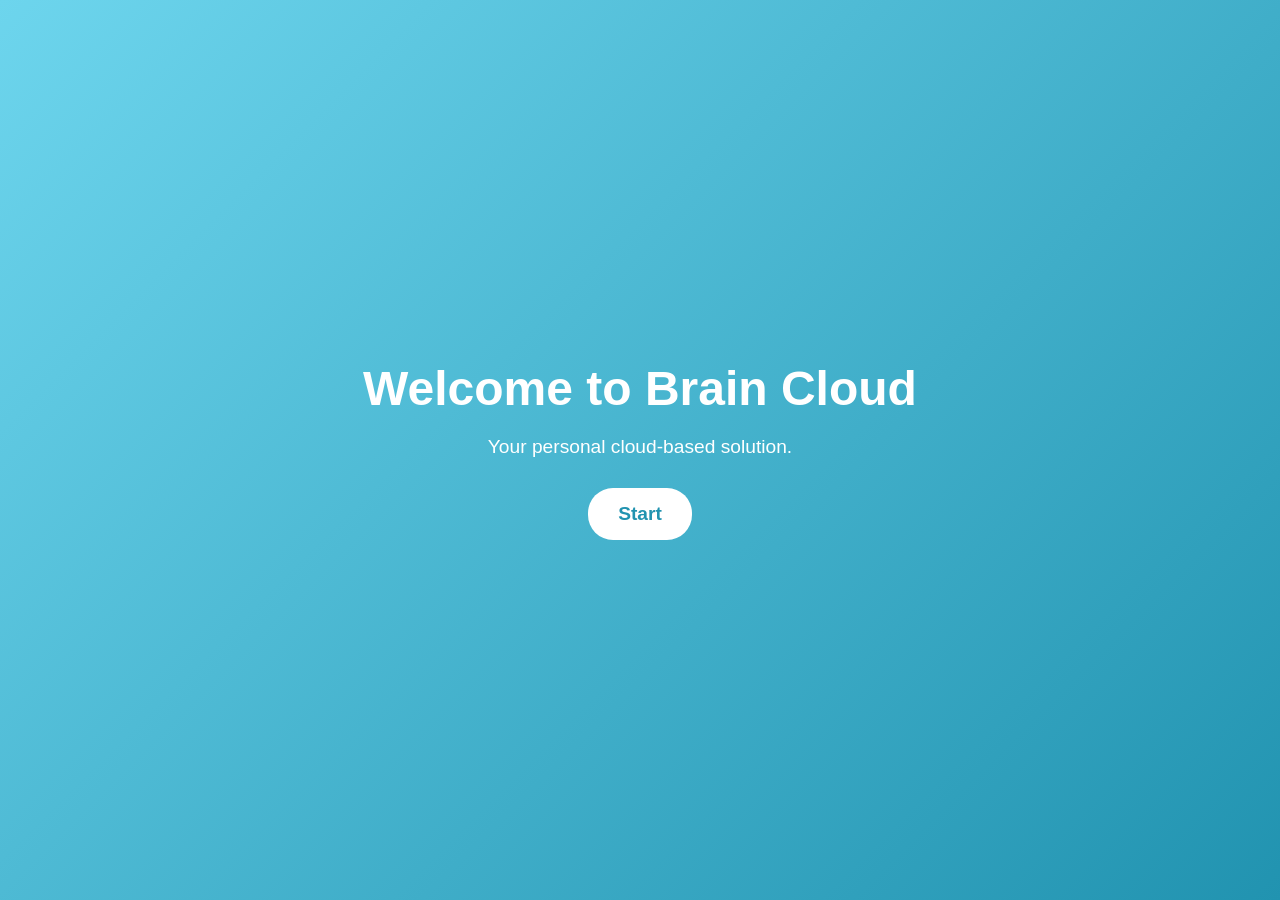
<file: www/index.html>
<!DOCTYPE html>
<html lang="en">
<head>
    <meta charset="UTF-8">
    <meta name="viewport" content="width=device-width, initial-scale=1.0">
    <title>Brain Cloud - Welcome</title>
    <link href="https://cdn.jsdelivr.net/npm/bootstrap-icons/font/bootstrap-icons.css" rel="stylesheet">
    <link href="css/login.css?v=1.1" rel="stylesheet">
    <style>
        body {
            font-family: Arial, sans-serif;
            text-align: center;
            display: flex;
            justify-content: center;
            align-items: center;
            height: 100vh;
            margin: 0;
            background: linear-gradient(135deg, #6dd5ed, #2193b0);
            color: white;
        }
        .container {
            text-align: center;
        }
        .container h1 {
            font-size: 3em;
            margin-bottom: 20px;
        }
        .container p {
            font-size: 1.2em;
            margin-bottom: 30px;
        }
        .start-btn {
            padding: 15px 30px;
            font-size: 1.2em;
            border: none;
            background-color: #ffffff;
            color: #2193b0;
            border-radius: 25px;
            cursor: pointer;
            transition: 0.3s;
        }
        .start-btn:hover {
            background-color: #2193b0;
            color: #ffffff;
        }
    </style>
</head>
<body>
    <div class="container">
        <h1>Welcome to Brain Cloud</h1>
        <p>Your personal cloud-based solution.</p>
        <button class="start-btn" onclick="navigateToLogin()">Start</button>
    </div>

    <script>
        function navigateToLogin() {
            window.location.href = "login.html"; // Redirect to the login page
        }
    </script>
</body>
</html>
</file>
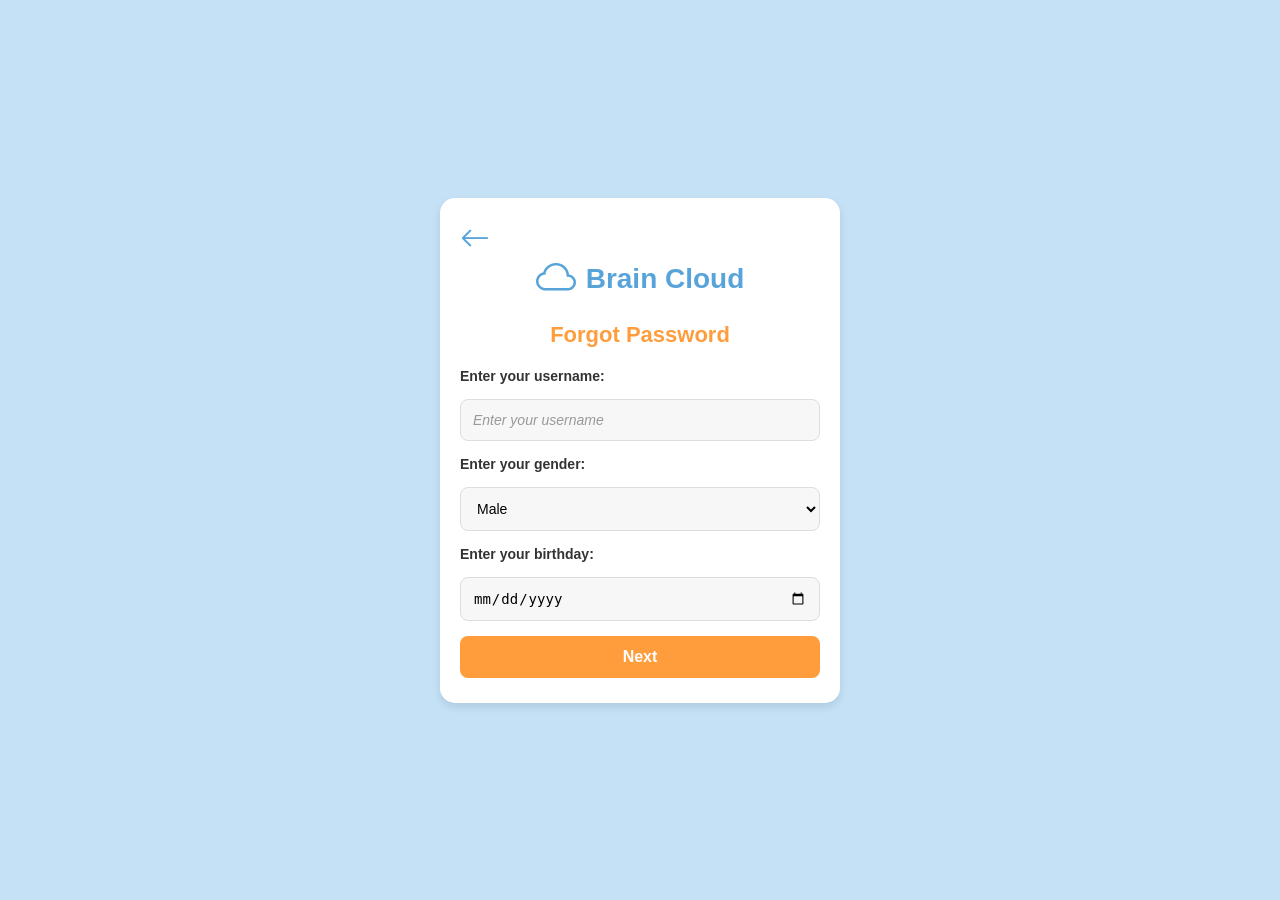
<file: www/forgot_password.html>
<!DOCTYPE html>
<html lang="en">
<head>
    <meta charset="UTF-8">
    <meta name="viewport" content="width=device-width, initial-scale=1.0">
    <title>Forgot Password</title>
    <link href="https://cdn.jsdelivr.net/npm/bootstrap-icons/font/bootstrap-icons.css" rel="stylesheet">
    <link rel="stylesheet" href="css/password.css?v=1.0">
</head>
<body>
    <div class="login-container">
        <a href="index.html" class="back-button">
            <i class="bi bi-arrow-left"></i> 
        </a>
        <div class="title-container">
            <i class="bi bi-cloud"></i>
            <h1>Brain Cloud</h1>
        </div>
        <h2>Forgot Password</h2>
        <form id="forgot-password-form">
            <label for="username">Enter your username:</label>
            <input type="text" id="username" name="username" placeholder="Enter your username" required>

            <label for="gender">Enter your gender:</label>
            <select id="gender" name="gender" required>
                <option value="male">Male</option>
                <option value="female">Female</option>
                <option value="other">Other</option>
            </select>

            <label for="birthday">Enter your birthday:</label>
            <input type="date" id="birthday" name="birthday" required>

            <button type="submit">Next</button>
        </form>
    </div>

    <script src="js/forgot_password.js"></script>
</body>
</html>
</file>
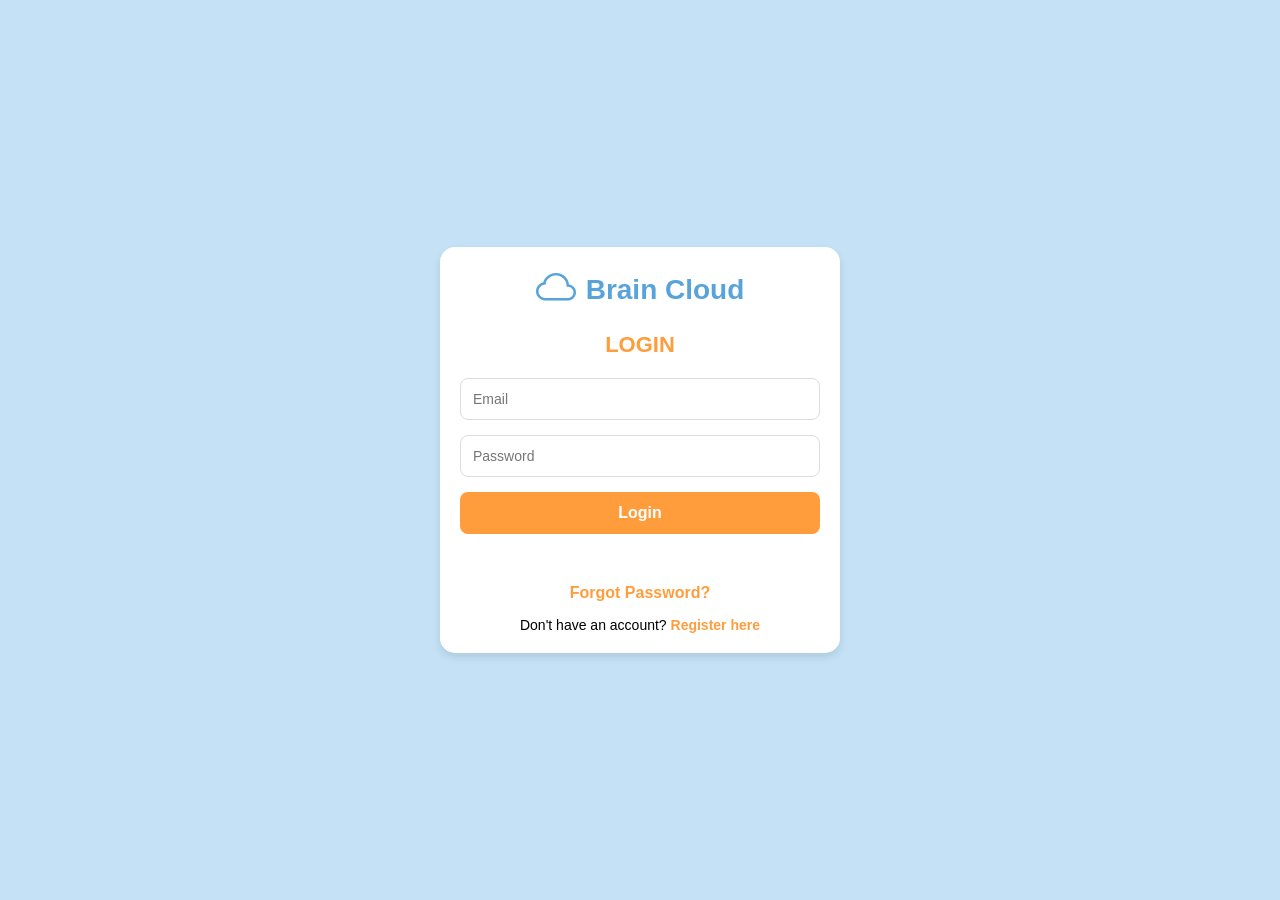
<file: www/login.html>
<!DOCTYPE html>
<html lang="en">
<head>
    <meta charset="UTF-8">
    <meta name="viewport" content="width=device-width, initial-scale=1.0">
    <title>Login</title>
    <link href="https://cdn.jsdelivr.net/npm/bootstrap-icons/font/bootstrap-icons.css" rel="stylesheet">
    <link rel="stylesheet" href="css/login.css">
</head>
<body>
    <div class="login-container">
        <div class="title-container">
            <i class="bi bi-cloud"></i>
            <h1>Brain Cloud</h1>
        </div>
        <h2>LOGIN</h2>
        <form id="loginForm">
            <input type="email" id="email" name="email" placeholder="Email" required>
            <input type="password" id="password" name="password" placeholder="Password" required>
            <button type="submit">Login</button>
            <p id="responseMessage"></p>
        </form>
        <div class="extra-links">
            <a href="forgot_password.html" class="forgot-password">Forgot Password?</a>
            <p>Don't have an account? <a href="register.html" class="register-link">Register here</a></p>
        </div>
    </div>
    <script src="js/login.js"></script>
</body>
</html>
</file>
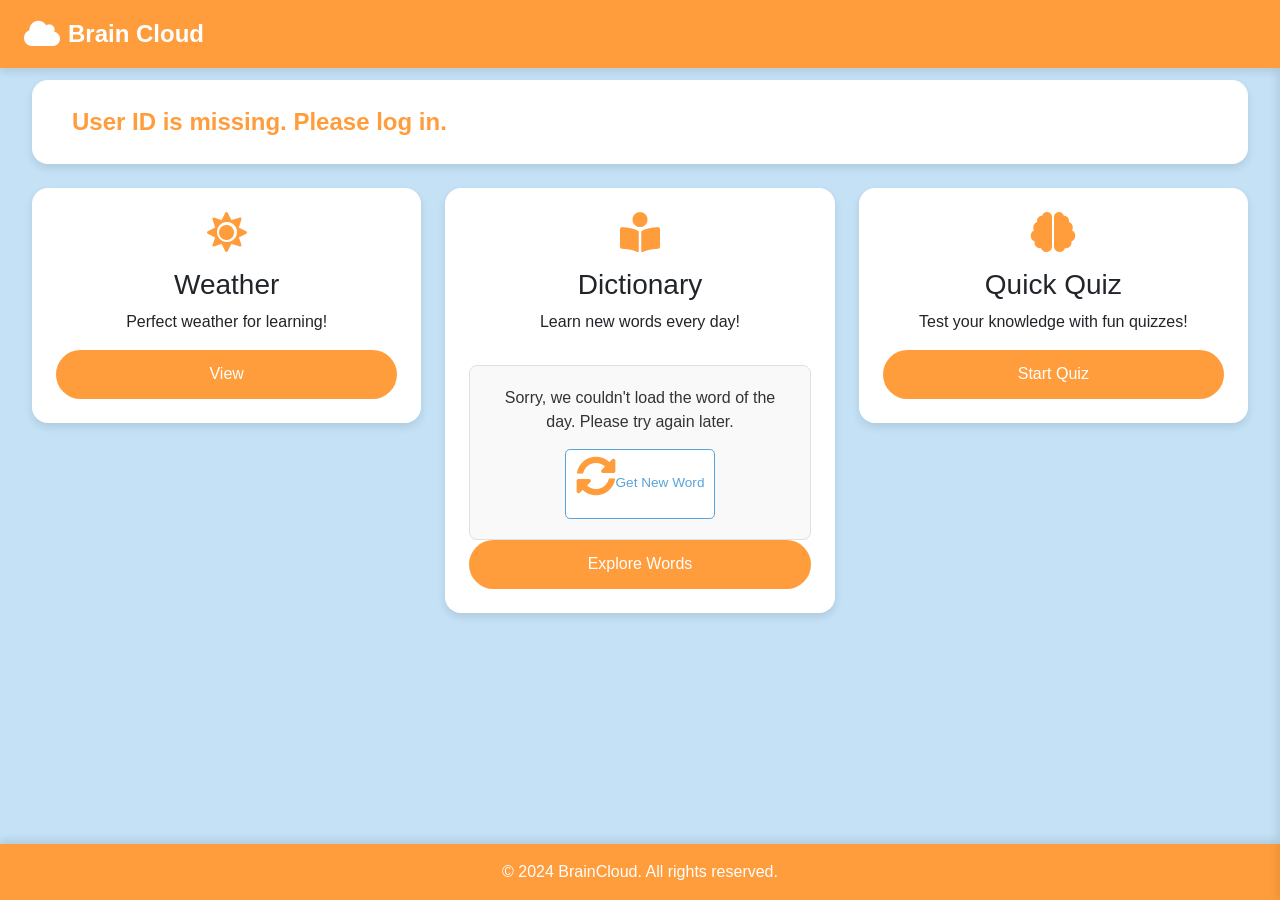
<file: www/mainPage.html>
<!DOCTYPE html>
<html lang="en">

<head>
    <meta charset="UTF-8">
    <meta name="viewport" content="width=device-width, initial-scale=1.0">
    <title>BrainCloud - Learning Made Fun!</title>

    <!-- Bootstrap -->
    <link href="https://cdnjs.cloudflare.com/ajax/libs/bootstrap/5.3.0/css/bootstrap.min.css" rel="stylesheet">

    <!-- Font Awesome -->
    <link href="https://cdnjs.cloudflare.com/ajax/libs/font-awesome/5.15.4/css/all.min.css" rel="stylesheet">

    <!-- Animate.css -->
    <link href="https://cdnjs.cloudflare.com/ajax/libs/animate.css/4.1.1/animate.min.css" rel="stylesheet">

    <!-- Custom CSS -->
    <link href="css/mainPage.css" rel="stylesheet">
</head>

<body>

    <header class="header">
        <div class="brand">
            <i class="fas fa-cloud"></i> Brain Cloud
        </div>
        <div class="toggle-nav" id="toggle-nav">
            <i class="fas fa-bars"></i>
        </div>
    </header>

    <nav class="left-nav" id="left-nav">
        <div class="brand-section">
            <h1><i class="fas fa-cloud"></i> BrainCloud</h1>
        </div>
        <div class="nav-links">
            <a href="mainPage.html"><i class="fas fa-home"></i>Dashboard</a>
            <a href="forecast.html"><i class="fas fa-sun"></i>Weather Forecast</a>
            <a href="dictionary.html"><i class="fas fa-book"></i>Dictionary</a>
            <a href="quiz.html"><i class="fas fa-gamepad"></i>Quiz</a>
            <a href="recent_activities.html"><i class="fas fa-road"></i>Recent Activities</a>
            <a href="profile.html"><i class="fas fa-user-astronaut"></i>Profile</a>
            <a id="logout-btn"><i class="fas fa-sign-out-alt"></i>Logout</a>
        </div>
    </nav>
    
    <div class="main-content">
        <div class="row">
            <!-- Greeting Card -->
            <div class="col-md-12">
                <div class="card greeting-card animate__animated animate__bounceIn">
                    <div class="card-body">
                        <div class="d-flex align-items-center">
                            <span id="greeting-text" class="ms-3 fs-4 fw-bold">
                                <!-- Greeting message will be inserted here -->
                            </span>
                        </div>
                    </div>
                </div>
            </div>

            <!-- Weather Card -->
            <div class="col-md-4">
                <div class="card weather-card animate__animated animate__fadeInUp">
                    <i class="fas fa-sun"></i>
                    <h3>Weather</h3>
                    <p>Perfect weather for learning!</p>
                    <button class="btn btn-custom" onclick="location.href='forecast.html'">View</button>
                </div>
            </div>

            <!-- Dictionary Card -->
            <div class="col-md-4">
                <div class="card feature-card animate__animated animate__fadeInUp">
                    <i class="fas fa-book-reader"></i>
                    <h3>Dictionary</h3>
                    <p>Learn new words every day!</p>
                    <div class="word-card">
                        <div id="wordContent">
                            <div class="loading">Loading word of the day...</div>
                        </div>
                        <button class="refresh-btn" onclick="fetchWord()">
                            <i class="fas fa-sync-alt"></i> Get New Word
                        </button>
                    </div>                
                    <button class="btn btn-custom" onclick="location.href='dictionary.html'">Explore Words</button>
                </div>
            </div>

            <!-- Quiz Card -->
            <div class="col-md-4">
                <div class="card feature-card animate__animated animate__fadeInUp">
                    <i class="fas fa-brain"></i>
                    <h3>Quick Quiz</h3>
                    <p>Test your knowledge with fun quizzes!</p>
                    <button class="btn btn-custom" onclick="location.href='quiz.html'">Start Quiz</button>
                </div>
            </div>
        </div>
    </div>

    <script src="js/mainPage.js"></script>

    <footer class="footer">
        <div class="container text-center">
            <p class="mb-0">&copy; 2024 BrainCloud. All rights reserved.</p>
        </div>
    </footer>

</body>

</html>
</file>
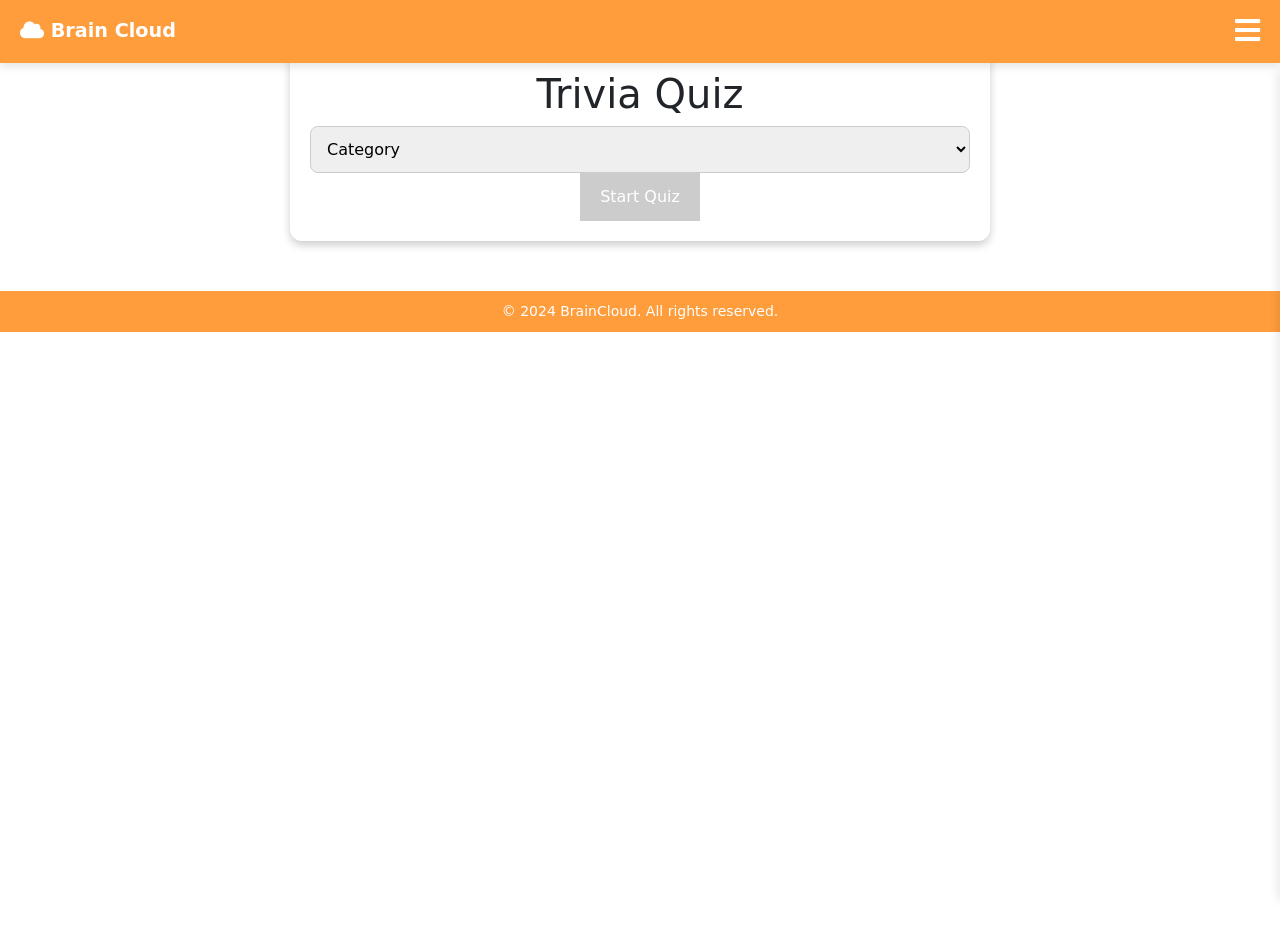
<file: www/quiz.html>
<!DOCTYPE html>
<html lang="en">
<head>
  <meta charset="UTF-8">
  <meta name="viewport" content="width=device-width, initial-scale=1.0">
  <title>Trivia Quiz</title>
  <link rel="stylesheet" href="css/quiz.css">
  <!-- Bootstrap -->
   <link href="https://cdnjs.cloudflare.com/ajax/libs/bootstrap/5.3.0/css/bootstrap.min.css" rel="stylesheet">

   <!-- Font Awesome -->
   <link href="https://cdnjs.cloudflare.com/ajax/libs/font-awesome/5.15.4/css/all.min.css" rel="stylesheet">

   <!-- Animate.css -->
   <link href="https://cdnjs.cloudflare.com/ajax/libs/animate.css/4.1.1/animate.min.css" rel="stylesheet">

</head>
<body>
  <div id="app">

    <header class="header">
      <div class="brand">
          <i class="fas fa-cloud"></i> Brain Cloud
      </div>
      <div class="toggle-nav" id="toggle-nav">
          <i class="fas fa-bars"></i>
      </div>
  </header>

  <nav class="left-nav" id="left-nav">
    <div class="nav-links">
        <a href="mainPage.html"><i class="fas fa-home"></i>Dashboard</a>
        <a href="forecast.html"><i class="fas fa-sun"></i>Weather Forecast</a>
        <a href="dictionary.html"><i class="fas fa-book"></i>Dictionary</a>
        <a href="quiz.html"><i class="fas fa-gamepad"></i>Quiz</a>
        <a href="recent_activities.html"><i class="fas fa-road"></i>Recent Activities</a>
        <a href="profile.html"><i class="fas fa-user-astronaut"></i>Profile</a>
        <a id="logout-btn"><i class="fas fa-sign-out-alt"></i>Logout</a>
    </div>
</nav>
    
    <!-- Category Selection -->
    <div class="quiz-container" id="category-section">
      <h1>Trivia Quiz</h1>
      <select id="category-select">
        <option value="" disabled selected>Category</option>
        <option value="9">General Knowledge</option>
        <option value="21">Sports</option>
        <option value="23">History</option>
        <option value="17">Science & Nature</option>
      </select>
      <button id="start-btn" onclick="startQuiz()" disabled>Start Quiz</button>
    </div>

    <!-- Quiz Section -->
    <div class="quiz-container" id="quiz-section" style="display: none;">
      <h1>Question</h1>
      <p id="question"></p>
      <div class="options-container" id="options-container"></div>
      <p id="score"></p>
      <button id="next-btn" disabled>Next</button>
      <p id="progress"></p>
    </div>
    
    <!-- Result Section -->
  <div class="quiz-container" id="result-section" style="display: none;">
  <h1 id="result-title"></h1>
  <p id="result-message"></p>
  <button onclick="resetQuiz()">Play Again</button>
  <button onclick="goToAnalysis()">View Analysis</button>
</div>

  </div>
  <script src="js/quiz.js"></script>
</body>

<footer class="footer">
        <div class="container text-center">
            <p class="mb-0">&copy; 2024 BrainCloud. All rights reserved.</p>
        </div>
    </footer>
</html>
</file>
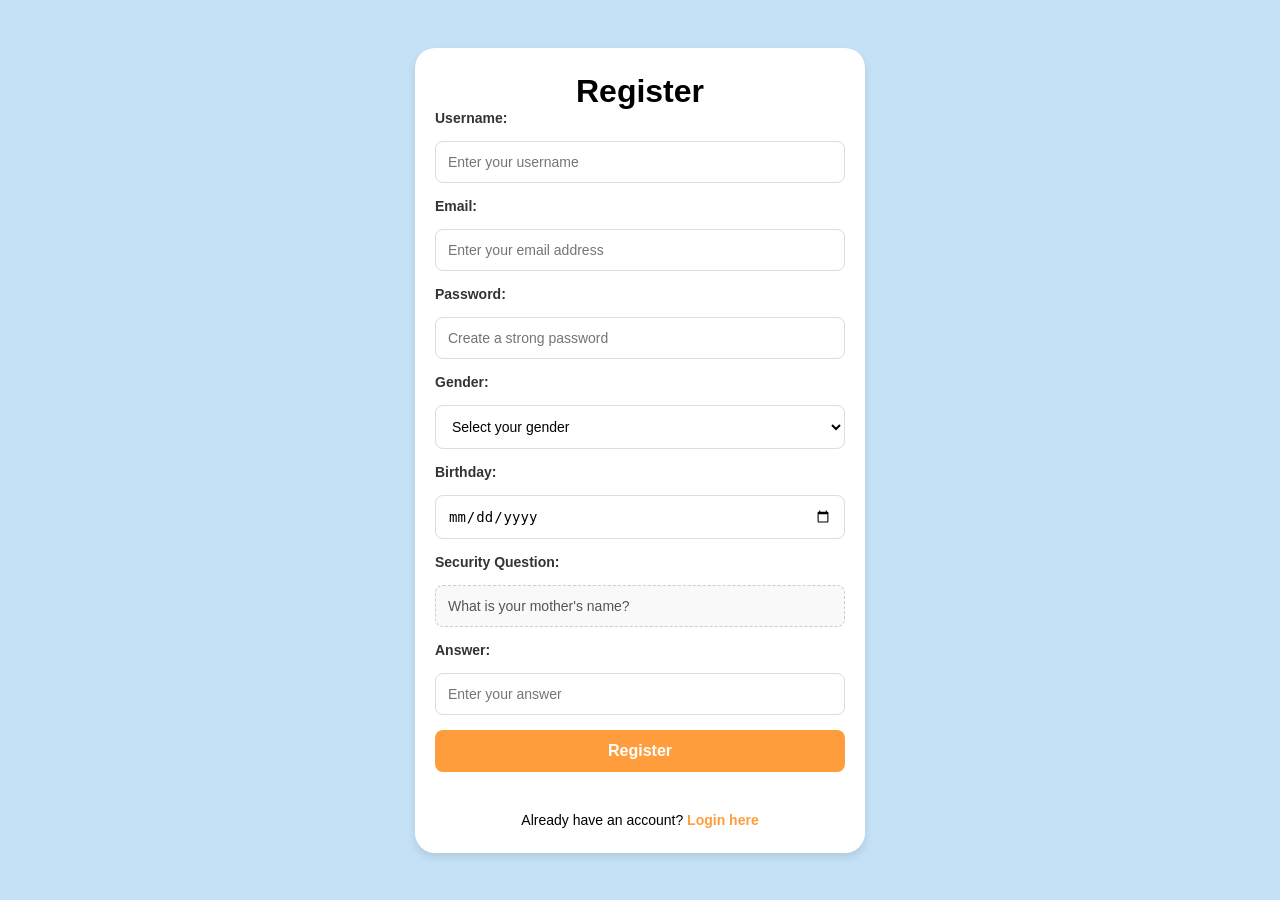
<file: www/register.html>
<!DOCTYPE html>
<html lang="en">
<head>
    <meta charset="UTF-8">
    <meta name="viewport" content="width=device-width, initial-scale=1.0">
    <title>Register</title>
    <link rel="stylesheet" href="css/style.css">
</head>
<body>
    <div class="register-container">
        <h1>Register</h1>

        <!-- Display any error message -->
        <div id="error-message" class="error"></div>

        <!-- Registration form -->
        <form id="registerForm">
            <label for="username">Username:</label>
            <input type="text" id="username" name="username" placeholder="Enter your username" required>

            <label for="email">Email:</label>
            <input type="email" id="email" name="email" placeholder="Enter your email address" required>

            <label for="password">Password:</label>
            <input type="password" id="password" name="password" placeholder="Create a strong password" required>

            <label for="gender">Gender:</label>
            <select id="gender" name="gender" required>
                <option value="" disabled selected>Select your gender</option>
                <option value="male">Male</option>
                <option value="female">Female</option>
                <option value="other">Other</option>
            </select>

            <label for="birthday">Birthday:</label>
            <input type="date" id="birthday" name="birthday" required>

            <label for="security_question">Security Question:</label>
            <input type="text" id="security_question" name="security_question" value="What is your mother's name?" readonly>

            <label for="security_answer">Answer:</label>
            <input type="text" id="security_answer" name="security_answer" placeholder="Enter your answer" required>

            <button type="submit">Register</button>

            <div id="message-container" style="margin-top: 10px;"></div>

        </form>

        <p>Already have an account? <a href="login.html">Login here</a></p>
    </div>

    <script src="js/register.js"></script>
</body>
</html>
</file>
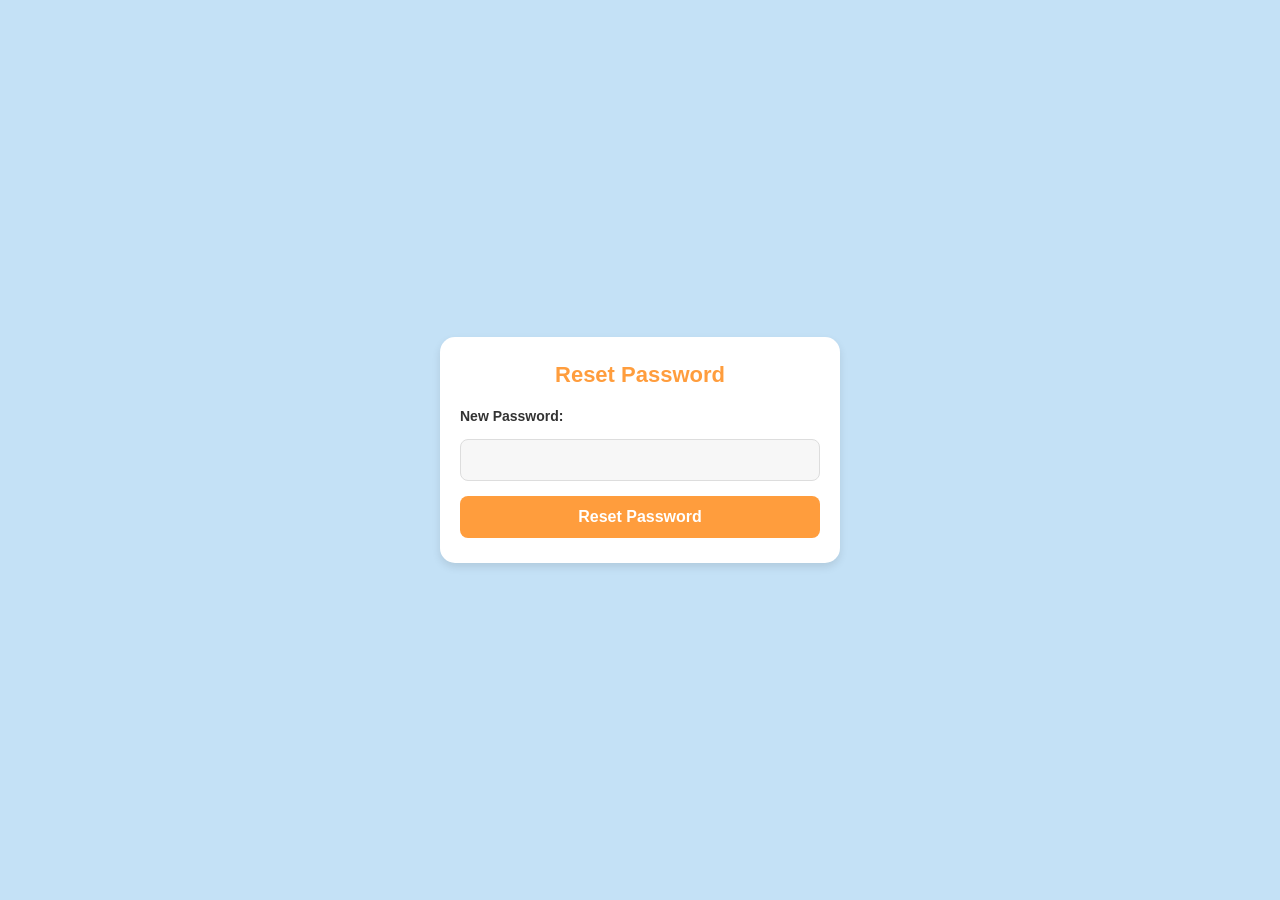
<file: www/reset_password.html>
<!DOCTYPE html>
<html lang="en">
<head>
    <meta charset="UTF-8">
    <meta name="viewport" content="width=device-width, initial-scale=1.0">
    <title>Reset Password</title>
    <link href="https://cdn.jsdelivr.net/npm/bootstrap-icons/font/bootstrap-icons.css" rel="stylesheet">
    <link rel="stylesheet" href="css/password.css?v=1.0">
</head>
<body>
    <div class="login-container">
        <h2>Reset Password</h2>
        <form id="reset-password-form">
            <label for="password">New Password:</label>
            <input type="password" id="password" name="password" required>

            <button type="submit">Reset Password</button>
        </form>
    </div>

    <script src="js/reset_password.js"></script>
</body>
</html>
</file>
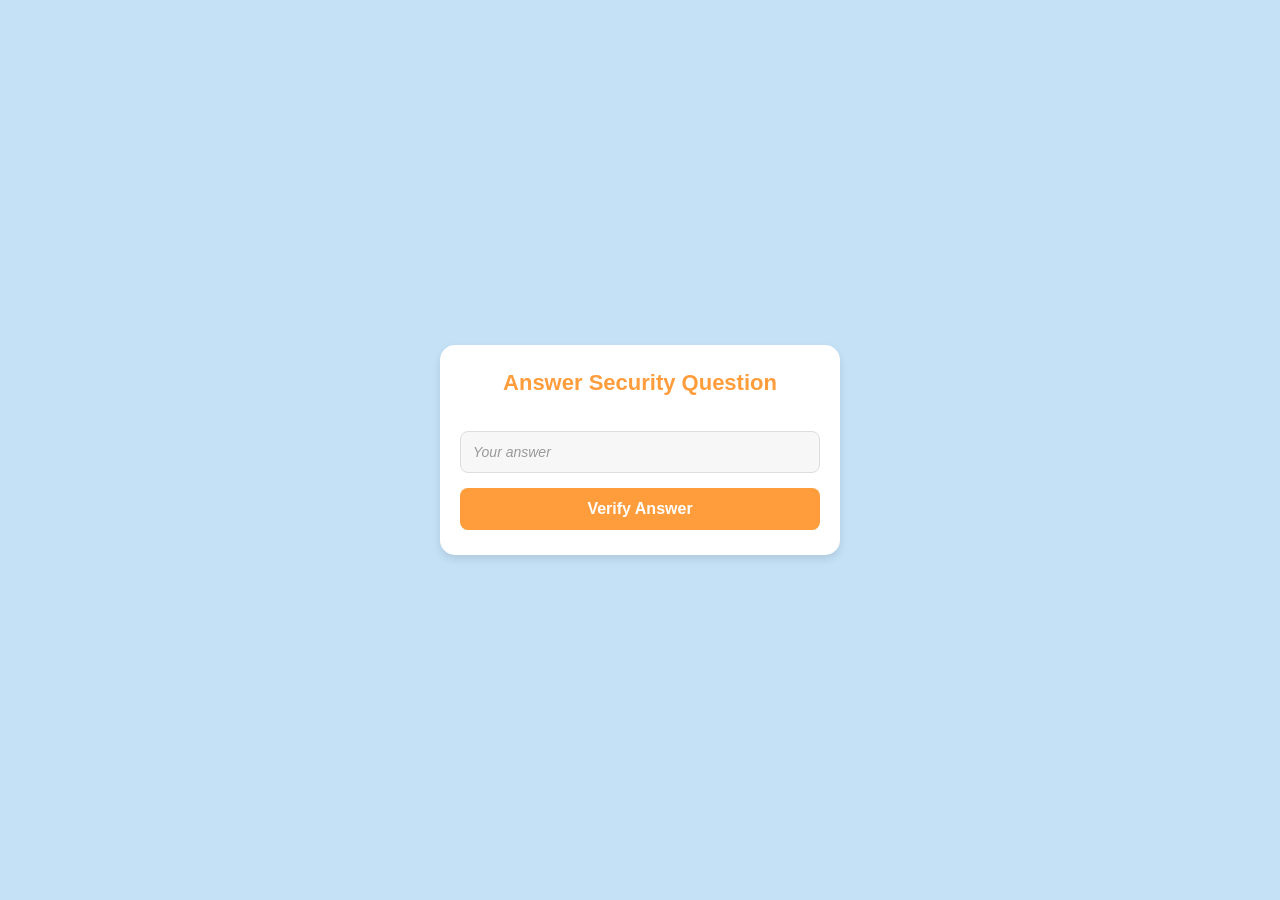
<file: www/security_question.html>
<!DOCTYPE html>
<html lang="en">
<head>
    <meta charset="UTF-8">
    <meta name="viewport" content="width=device-width, initial-scale=1.0">
    <title>Security Question</title>
    <link href="https://cdn.jsdelivr.net/npm/bootstrap-icons/font/bootstrap-icons.css" rel="stylesheet">
    <link rel="stylesheet" href="css/password.css?v=1.0">
</head>
<body>
    <div class="login-container">
        <h2>Answer Security Question</h2>
        <form id="security-question-form">
            <label id="security-question-label"></label>
            <input type="text" id="security-answer" placeholder="Your answer" required />
            <button type="submit">Verify Answer</button>
        </form>
    </div>

    <script src="js/security_question.js"></script>
</body>
</html>
</file>
<file: www/css/login.css>
* {
    margin: 0;
    padding: 0;
    box-sizing: border-box;
}

body {
    font-family: 'Arial', sans-serif;
    background-color: #C4E1F6;
    display: flex;
    justify-content: center;
    align-items: center;
    min-height: 100vh;
}

.login-container {
    width: 100%;
    max-width: 400px;
    background-color: white;
    border-radius: 15px;
    box-shadow: 0 4px 8px rgba(0, 0, 0, 0.1);
    padding: 20px;
    text-align: center;
    animation: fadeIn 0.5s ease-in-out;
}

.title-container {
    display: flex;
    align-items: center;
    justify-content: center;
    gap: 10px;
    margin-bottom: 20px;
}

.title-container i {
    font-size: 40px;
    color: #58a4da;
}

.title-container h1 {
    font-size: 28px;
    font-weight: bold;
    color: #58a4da;
    margin: 0;
}

h2 {
    font-size: 22px;
    font-weight: bold;
    margin: 10px 0 20px;
    color: #FF9D3D;
}

form {
    display: flex;
    flex-direction: column;
    gap: 15px;
    text-align: left;
}

label {
    font-size: 14px;
    color: #333;
    font-weight: bold;
}

input[type="email"], 
input[type="password"] {
    width: 100%;
    padding: 12px;
    font-size: 14px;
    border: 1px solid #ddd;
    border-radius: 8px;
    outline: none;
    transition: all 0.3s ease;
}

button {
    padding: 12px;
    font-size: 16px;
    font-weight: bold;
    color: white;
    background: #FF9D3D;
    border: none;
    border-radius: 8px;
    cursor: pointer;
    transition: transform 0.2s ease, background 0.3s ease;
}

button:hover {
    background: #FFBD73;
    transform: scale(1.05);
}

/* Updated styles for links */
.extra-links{
    text-align: center;
    margin-top: 20px;
}

p {
    font-size: 14px;
    margin-top: 15px;
    text-align: center; /* Center the text */
}

p a {
    color: #FF9D3D;
    text-decoration: none;
    font-weight: bold;
    transition: color 0.3s ease;
}

p a:hover {
    color: #FFBD73;
}

.forgot-password {
    color: #FF9D3D;
    text-decoration: none; /* Removes underline */
    font-weight: bold;
    transition: color 0.3s ease;
}

.forgot-password:hover {
    color: #FFBD73;
}


.error {
    color: #ff0000;
    background: #ffe6e6;
    padding: 10px;
    border-radius: 5px;
    margin-bottom: 15px;
    display: none;
}

.error.show {
    display: block;
}

@media screen and (max-width: 768px) {
    .login-container {
        width: 90%;
        padding: 15px;
    }
    
    .title-container i {
        font-size: 30px;
    }
    
    .title-container h1 {
        font-size: 24px;
    }
    
    h2 {
        font-size: 20px;
    }
    
    button {
        padding: 10px;
        font-size: 14px;
    }
}

@keyframes fadeIn {
    from {
        opacity: 0;
        transform: translateY(-10px);
    }
    to {
        opacity: 1;
        transform: translateY(0);
    }
}
</file>
<file: www/css/password.css>
/* General Reset */
* {
    margin: 0;
    padding: 0;
    box-sizing: border-box;
}

body {
    font-family: 'Arial', sans-serif;
    background-color: #C4E1F6; /* Light blue background */
    display: flex;
    justify-content: center;
    align-items: center;
    min-height: 100vh;
}

/* Container */
.login-container {
    width: 100%;
    max-width: 400px;
    background-color: white;
    border-radius: 15px;
    box-shadow: 0 4px 8px rgba(0, 0, 0, 0.1);
    padding: 25px 20px;
    text-align: center;
}

.back-button {
    display: inline-flex;
    align-items: center;
    text-decoration: none;
    color: #58a4da; 
    font-weight: bold;
    font-size: 30px;
    transition: color 0.3s ease;
}

.back-button i {
    margin-right: 500px;
}

.back-button:hover {
    color: #FF7F50; /* Hover color */
}

/* Title Section */
.title-container {
    display: flex;
    align-items: center;
    justify-content: center;
    gap: 10px;
    margin-bottom: 20px;
}

.title-container i {
    font-size: 40px;
    color: #58a4da; 
}

.title-container h1 {
    font-size: 28px;
    font-weight: bold;
    color: #58a4da; 
    margin: 0;
}

/* Heading */
h2 {
    font-size: 22px;
    font-weight: bold;
    margin-bottom: 20px;
    color: #FF9D3D;
}

/* Form Styling */
form {
    display: flex;
    flex-direction: column;
    gap: 15px;
    text-align: left;
}

label {
    font-size: 14px;
    color: #333;
    font-weight: bold;
}

input[type="text"], input[type="password"], input[type="date"], select {
    width: 100%;
    padding: 12px;
    font-size: 14px;
    border: 1px solid #ddd;
    border-radius: 8px;
    outline: none;
    background-color: #f7f7f7; 
    transition: all 0.3s ease;
}

/* Placeholder Styling */
input::placeholder {
    font-family: 'Arial', sans-serif;
    font-size: 14px;
    color: #999;
    font-style: italic;
}

input:focus, select:focus {
    border-color: #FF9D3D;
    box-shadow: 0 0 5px rgba(255, 157, 61, 0.3);
}

/* Button Styling */
button {
    padding: 12px;
    font-size: 16px;
    font-weight: bold;
    color: white;
    background: #FF9D3D; 
    border: none;
    border-radius: 8px;
    cursor: pointer;
    transition: transform 0.2s ease, background 0.3s ease;
}

button:hover {
    background: #FFBD73; 
    transform: scale(1.05);
}


/* Responsive Design for Mobile */
@media screen and (max-width: 768px) {
    .login-container {
        width: 90%;
        padding: 20px;
    }

    h2 {
        font-size: 20px;
    }

    button {
        padding: 10px;
        font-size: 14px;
    }
}
</file>
<file: www/css/mainPage.css>
:root {
  --primary-color: #C4E1F6;
  --secondary-color: #FEEE91;
  --accent-color: #FFBD73;
  --accent-dark: #FF9D3D;
  --text-color: #333;
}

body {
  font-family: 'Nunito', 'Arial', sans-serif;
  background-color: var(--primary-color);
  color: var(--text-color);
  margin: 0;
  padding: 0;
}

.header {
  background-color: var(--accent-dark);
  color: white;
  padding: 1rem 1.5rem;
  display: flex;
  align-items: center;
  justify-content: space-between;
  position: fixed;
  top: 0;
  left: 0;
  width: 100%;
  z-index: 1100;
  box-shadow: 0 4px 8px rgba(0, 0, 0, 0.1);
}

.header .brand {
  display: flex;
  align-items: center;
  font-size: 1.5rem;
  font-weight: bold;
}

.header .brand i {
  margin-right: 0.5rem;
  font-size: 1.8rem;
}

.toggle-nav {
  font-size: 1.8rem;
  color: white;
  cursor: pointer;
  display: none;
}

.left-nav {
  background-color: white;
  width: 280px;
  height: 100vh;
  position: fixed;
  right: 0;
  top: 0;
  padding: 2rem 0;
  box-shadow: -2px 0 10px rgba(0, 0, 0, 0.1);
  z-index: 1000;
  transform: translateX(100%);
  transition: transform 0.3s ease;
}

.left-nav.show {
  transform: translateX(0);
}

.brand-section {
  padding: 0 1.5rem 2rem 1.5rem;
  border-bottom: 2px solid var(--primary-color);
}

.brand-section h1 {
  color: var(--accent-dark);
  font-size: 1.8rem;
  font-weight: bold;
  margin: 0;
}

.nav-links {
  padding: 1rem 0;
}

.nav-links a {
  color: var(--text-color);
  padding: 1rem 1.5rem;
  display: flex;
  align-items: center;
  text-decoration: none;
  transition: all 0.3s ease;
}

.nav-links a:hover {
  background-color: var(--primary-color);
}

.nav-links a i {
  margin-right: 1rem;
  font-size: 1.2rem;
  width: 24px;
}

.main-content {
  margin-right: 0;
  padding: 2rem;
  padding-top: 80px;
}

.greeting-card {
  background-color: white;
  border: none;
  border-radius: 1rem;
  box-shadow: 0 4px 8px rgba(0, 0, 0, 0.1);
  margin-bottom: 1.5rem;
}

.greeting-card .card-body {
  display: flex;
  align-items: center;
  padding: 1.5rem;
}

.greeting-card img {
  border-radius: 50%;
  margin-right: 1rem;
}

.greeting-card #greeting-text {
  color: var(--accent-dark);
  font-size: 1.5rem;
}

.card {
  background: white;
  border: none;
  border-radius: 1rem;
  box-shadow: 0 4px 8px rgba(0, 0, 0, 0.1);
  margin-bottom: 1.5rem;
  transition: transform 0.3s ease;
}

.card:hover {
  transform: translateY(-5px);
}

.feature-card,
.weather-card {
  background-color: white;
  padding: 1.5rem;
  text-align: center;
}

.feature-card i,
.weather-card i {
  font-size: 2.5rem;
  color: var(--accent-dark);
  margin-bottom: 1rem;
}

.btn-custom {
  background-color: var(--accent-dark);
  color: white;
  border: none;
  padding: 0.8rem 1.5rem;
  border-radius: 2rem;
  transition: all 0.3s ease;
}

.btn-custom:hover {
  background-color: var(--accent-color);
  transform: scale(1.05);
}

.footer {
  background-color: var(--accent-dark);
  color: white;
  padding: 1rem 0;
  position: fixed;
  bottom: 0;
  width: 100%;
  text-align: center;
  box-shadow: 0 -4px 8px rgba(0, 0, 0, 0.1);
}

.footer p {
  margin: 0;
  font-size: 1rem;
}

.footer p.mb-0 {
  margin-bottom: 0.5rem;
}

.footer p a {
  color: var(--primary-color);
  text-decoration: none;
}

.footer p a:hover {
  text-decoration: underline;
}

/* Word of the Day Styles */
.word-card {
  margin-top: 15px;
  padding: 20px;
  background: #f9f9f9;
  border: 1px solid #e0e0e0;
  border-radius: 8px;
  text-align: center;
  font-family: 'Arial', sans-serif;
}

#wordContent {
  font-size: 1rem;
  color: #333333;
  line-height: 1.5;
  margin-bottom: 15px;
}

#wordContent .loading {
  font-size: 1rem;
  color: #777777;
  font-style: italic;
}

#wordContent .word-header {
  display: flex;
  justify-content: space-between;
  align-items: center;
  margin-bottom: 10px;
}

#wordContent .word-title {
  font-size: 1.5rem;
  font-weight: bold;
  color: #58a4da; /* Goal color */
  margin: 0;
}

#wordContent .pronunciation {
  font-size: 1rem;
  color: #555555;
  margin: 5px 0 15px;
}

#wordContent .meaning {
  margin-top: 15px;
  text-align: left;
}

#wordContent .part-of-speech {
  font-size: 1rem;
  font-weight: bold;
  color: #FF7F50; /* Accent color */
  margin-bottom: 5px;
}

#wordContent .definition {
  font-size: 0.95rem;
  color: #444444;
  margin-left: 10px;
}

#wordContent .definition .example {
  font-size: 0.85rem;
  color: #666666;
  font-style: italic;
  margin-top: 5px;
}

/* Audio Button Styling */
#wordContent .audio-btn {
  background: transparent;
  border: none;
  cursor: pointer;
  padding: 5px;
  transition: transform 0.2s;
}

#wordContent .audio-btn:hover {
  transform: scale(1.1);
}

#wordContent .audio-btn:focus {
  outline: none; /* Remove outline */
}

/* Refresh Button */
.refresh-btn {
  display: inline-flex;
  justify-content: center;
  align-items: center;
  background: #ffffff;
  border: 1px solid #58a4da; /* Goal color */
  border-radius: 5px;
  color: #58a4da;
  padding: 6px 10px; /* Smaller button */
  font-size: 0.85rem; /* Smaller font size */
  cursor: pointer;
  transition: background 0.3s, color 0.3s;
  margin: 0 auto; /* Center the button */
}

.refresh-btn:hover {
  background: #d6eeff; /* Goal color */
  color: #ffffff;
}

@media (max-width: 768px) {
  .toggle-nav {
      display: block;
  }

  .left-nav {
      transform: translateX(100%);
  }

  .left-nav.show {
      transform: translateX(0);
  }

  .main-content {
      margin-right: 0;
  }
}
</file>
<file: www/css/quiz.css>
:root {
  --primary-color: #C4E1F6;
  --secondary-color: #FEEE91;
  --accent-color: #FFBD73;
  --accent-dark: #FF9D3D;
  --text-color: #333;
}

/* Base Styles */
body {
  font-family: Arial, sans-serif;
  background-color: #C4E1F6;
  color: var(--text-color);
  margin: 0;
  padding: 0;
  min-height: 100vh;
  /* Ensures the background color covers the full viewport */
}


.quiz-container {
  margin: 100px auto 20px;
  /* Top margin is 100px, bottom margin is 20px, and centered horizontally */
  max-width: 90%;
  padding: 20px;
  background: #ffffff;
  border-radius: 12px;
  box-shadow: 0 4px 8px rgba(0, 0, 0, 0.2);
  text-align: center;
}


h1 {
  font-size: 22px;
  color: var(--accent-dark);
  margin-bottom: 15px;
}

/* Dropdown and Buttons */
select {
  width: 100%;
  padding: 12px;
  font-size: 16px;
  border: 1px solid #cccccc;
  border-radius: 8px;
  margin-bottom: 20px;
}

button {
  width: 100%;
  padding: 12px 20px;
  background: var(--accent-dark);
  color: white;
  font-size: 16px;
  border: none;
  border-radius: 8px;
  cursor: pointer;
  transition: background-color 0.3s ease;
  margin-top: 10px;
}

button:disabled {
  background: #cccccc;
  cursor: not-allowed;
}

button:hover:not(:disabled) {
  background: var(--accent-color);
}

/* Question Text */
#question {
  font-size: 18px;
  font-weight: bold;
  color: var(--text-color);
  margin-bottom: 15px;
}

/* Option Rows */
.options-container {
  display: flex;
  flex-direction: column;
  gap: 10px;
}

.option-row {
  display: flex;
  align-items: center;
  gap: 10px;
  padding: 12px;
  border-radius: 8px;
  background: #f9f9f9;
  cursor: pointer;
  box-shadow: 0 2px 4px rgba(0, 0, 0, 0.1);
  transition: background 0.3s ease, transform 0.2s ease;
}

.option-row:hover {
  background: #e0e7ff;
  transform: scale(1.02);
}

.option-row.correct {
  background: #c8f7c5 !important;
  color: #2c662d;
}

.option-row.incorrect {
  background: #f7c5c5 !important;
  color: #662c2c;
}

/* Option Label (A, B, C, D) */
.option-label {
  background: #3498db;
  color: white;
  font-weight: bold;
  font-size: 14px;
  width: 35px;
  height: 35px;
  display: flex;
  justify-content: center;
  align-items: center;
  border-radius: 50%;
}

.option-text {
  flex-grow: 1;
  font-size: 16px;
  color: var(--text-color);
  text-align: left;
}

/* Progress and Score */
#progress {
  margin-top: 10px;
  font-size: 14px;
  color: #666666;
}

#score {
  margin-top: 5px;
  font-size: 16px;
  color: var(--text-color);
  font-weight: bold;
}

/* Results Section */
#result-title {
  font-size: 22px;
  color: var(--accent-dark);
  margin-bottom: 15px;
}

#result-message {
  font-size: 16px;
  color: var(--text-color);
  margin-bottom: 20px;
}

/* Header */
.header {
  background-color: var(--accent-dark);
  color: white;
  padding: 10px 20px;
  display: flex;
  align-items: center;
  justify-content: space-between;
  position: fixed;
  top: 0;
  left: 0;
  width: 100%;
  z-index: 1100;
  box-shadow: 0 4px 8px rgba(0, 0, 0, 0.1);
}

.header .brand {
  font-size: 1.2rem;
  font-weight: bold;
}

/* Navigation Styles */
.toggle-nav {
  font-size: 1.8rem;
  color: white;
  cursor: pointer;
}

.left-nav {
  background-color: white;
  width: 280px;
  height: calc(100vh - 70px);
  position: fixed;
  right: 0;
  top: 70px;
  padding: 2rem 0;
  box-shadow: -2px 0 10px rgba(0, 0, 0, 0.1);
  z-index: 1000;
  transform: translateX(100%);
  transition: transform 0.3s ease;
  overflow-y: auto;
}

.left-nav.show {
  transform: translateX(0);
}

.nav-links {
  display: flex;
  flex-direction: column;
}

.nav-links a {
  padding: 1rem 2rem;
  color: #333;
  text-decoration: none;
  display: flex;
  align-items: center;
  gap: 10px;
  transition: background-color 0.3s;
}

.nav-links a:hover {
  background-color: var(--primary-color);
}

.nav-links i {
  width: 25px;
}


/* Footer */
.footer {
  background-color: var(--accent-dark);
  color: white;
  padding: 10px;
  text-align: center;
  position: fixed;
  bottom: 0;
  width: 100%;
}

.footer p {
  margin: 0;
  font-size: 14px;
}

@media (min-width: 768px) {
  .quiz-container {
    max-width: 700px;
    margin: 50px auto;
  }

  button {
    width: auto;
  }

  .footer {
    position: relative;
  }
}
</file>
<file: www/css/style.css>
* {
    margin: 0;
    padding: 0;
    box-sizing: border-box;
}

body {
    font-family: 'Arial', sans-serif;
    background-color: #C4E1F6;
    display: flex;
    justify-content: center;
    align-items: center;
    min-height: 100vh;
}

/* Common container styles for both login and register */
.login-container,
.register-container {
    width: 100%;
    max-width: 450px;
    background-color: white;
    border-radius: 20px;
    box-shadow: 0 4px 8px rgba(0, 0, 0, 0.1);
    padding: 25px 20px;
    text-align: center;
    animation: fadeIn 0.5s ease-in-out;
}

.title-container {
    display: flex;
    align-items: center;
    justify-content: center;
    gap: 10px;
    margin-bottom: 20px;
}

.title-container i {
    font-size: 40px;
    color: #58a4da;
}

.title-container h1 {
    font-size: 28px;
    font-weight: bold;
    color: #58a4da;
    margin: 0;
}

h2 {
    font-size: 24px;
    font-weight: bold;
    margin-bottom: 20px;
    color: #FF9D3D;
}

form {
    display: flex;
    flex-direction: column;
    gap: 15px;
    text-align: left;
}

label {
    font-size: 14px;
    color: #333;
    font-weight: bold;
}

/* Input styles */
input[type="text"], 
input[type="email"], 
input[type="password"], 
input[type="date"], 
select {
    width: 100%;
    padding: 12px;
    font-size: 14px;
    border: 1px solid #ddd;
    border-radius: 8px;
    outline: none;
    background-color: #ffffff;
    transition: all 0.3s ease;
}

input[readonly] {
    background-color: #f9f9f9;
    border: 1px dashed #ccc;
    color: #555;
}

button {
    padding: 12px;
    font-size: 16px;
    font-weight: bold;
    color: white;
    background: #FF9D3D;
    border: none;
    border-radius: 8px;
    cursor: pointer;
    transition: transform 0.2s ease, background 0.3s ease;
}

button:hover {
    background: #FFBD73;
    transform: scale(1.05);
}

/* Link styles - making them consistent */
p {
    font-size: 14px;
    margin-top: 15px;
}

p a {
    color: #FF9D3D;
    text-decoration: none;
    font-weight: bold;
    transition: color 0.3s ease;
}

p a:hover {
    color: #FFBD73;
}

.error {
    color: #ff0000;
    background: #ffe6e6;
    padding: 10px;
    border-radius: 5px;
    margin-bottom: 15px;
    display: none;
}

.error.show {
    display: block;
}

/* Success message styling */
.success-message {
    background-color: #4CAF50;
    color: white;
    padding: 15px;
    margin-bottom: 15px;
    border-radius: 5px;
    text-align: center;
    font-size: 16px;
}

/* Error message styling */
.error-message {
    background-color: #f44336;
    color: white;
    padding: 15px;
    margin-bottom: 15px;
    border-radius: 5px;
    text-align: center;
    font-size: 16px;
}



@media screen and (max-width: 768px) {
    .login-container,
    .register-container {
        width: 90%;
        padding: 20px;
    }
    
    h2 {
        font-size: 20px;
    }
    
    button {
        padding: 10px;
        font-size: 14px;
    }
}

@keyframes fadeIn {
    from {
        opacity: 0;
        transform: translateY(-10px);
    }
    to {
        opacity: 1;
        transform: translateY(0);
    }
}
</file>
